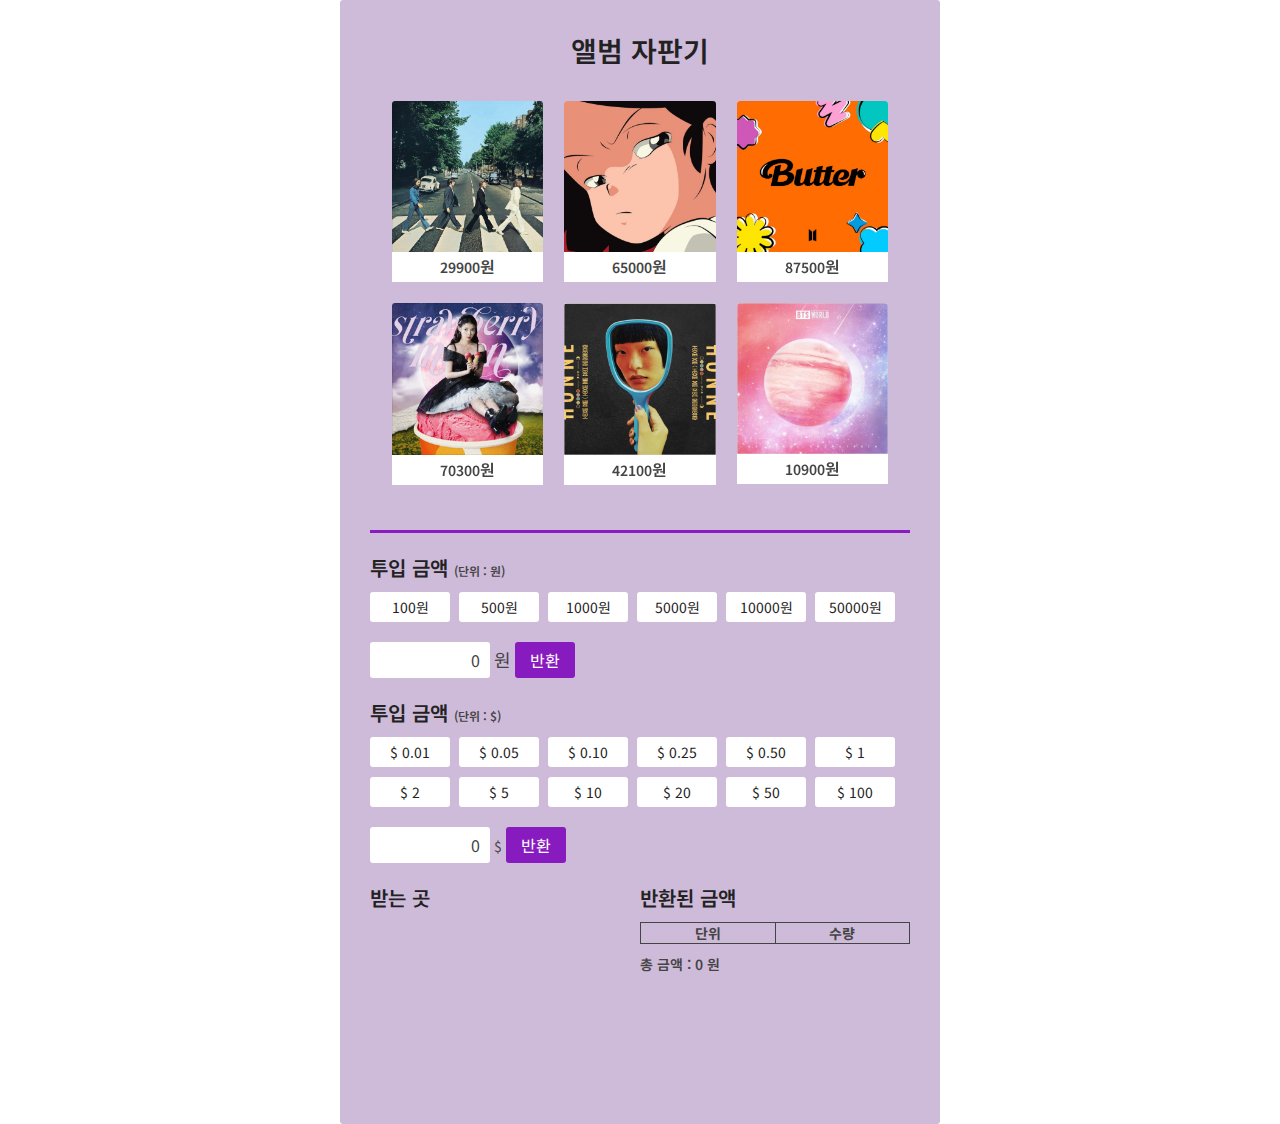
<file: index.html>
<!DOCTYPE html>
<html lang="ko">

<head>
  <meta charset="UTF-8" />
  <meta name="viewport" content="width=device-width, initial-scale=1.0" />
  <title>자판기</title>
  <link href="https://fonts.googleapis.com/css?family=Noto+Sans+KR:100,300,400,500,700,900&amp;subset=korean"
    rel="stylesheet" />
  <link href="css/swiper.min.css" rel="stylesheet" type="text/css" />
  <link href="css/style.css" rel="stylesheet" type="text/css" />
</head>

<body>
  <div class="container">
    <div class="head_part">
      <h1>앨범 자판기</h1>
    </div>
    <div class="display_part">
      <div class="swiper-container">
        <div class="swiper-wrapper">
          <div class="swiper-slide">
            <img class="display_img" id="popimg01" src="img/album01.png" alt="비틀즈 앨범" />
            <div class="item" id="item01">
              <span class="price">29900</span>원
            </div>
          </div>
          <div class="swiper-slide">
            <img class="display_img" id="popimg02" src="img/album02.png" alt="adoy 앨범" />
            <div class="item" id="item02">
              <span class="price">65000</span>원
            </div>
          </div>
          <div class="swiper-slide">
            <img class="display_img" id="popimg03" src="img/album03.png" alt="bts 앨범" />
            <div class="item" id="item03">
              <span class="price">87500</span>원
            </div>
          </div>
          <div class="swiper-slide">
            <img class="display_img" src="img/album04.png" alt="아이유 앨범" />
            <div class="item" id="item04">
              <span class="price">70300</span>원
            </div>
          </div>
          <div class="swiper-slide">
            <img class="display_img" src="img/album05.png" alt="Honne 앨범" />
            <div class="item" id="item05">
              <span class="price">42100</span>원
            </div>
          </div>
          <div class="swiper-slide">
            <img class="display_img" src="img/album06.png" alt="bts 앨범" />
            <div class="item" id="item06">
              <span class="price">10900</span>원
            </div>
          </div>
        </div>
        <div class="swiper-pagination"></div>
      </div>
    </div>

    <div class="entrance_part">
      <div class="entrance">
        <h2>투입 금액 <span class="type">(단위 : 원)</span></h2>
        <div class="btn_money">
          <button id="100" value="100">100원</button>
          <button id="500" value="500">500원</button>
          <button id="1000" value="1000">1000원</button>
          <button id="5000" value="5000">5000원</button>
          <button id="10000" value="10000">10000원</button>
          <button id="50000" value="50000">50000원</button>
        </div>
        <div class="show_amount">
          <input id="moneyCount" class="show_input" type="text" value="0" readonly />
          <span class="won">원</span>
          <button type="button" class="btn_return">반환</button>
        </div>
      </div>
      <div class="entrance">
        <h2>투입 금액 <span class="type">(단위 : $)</span></h2>
        <div class="btn_money">
          <button id="1cent" value="0.01">$ 0.01</button>
          <button id="5cent" value="0.05">$ 0.05</button>
          <button id="10cent" value="0.10">$ 0.10</button>
          <button id="25cent" value="0.25">$ 0.25</button>
          <button id="50cent" value="0.50">$ 0.50</button>
          <button id="1dollar" value="1">$ 1</button>
          <button id="2dollar" value="2">$ 2</button>
          <button id="5dollar" value="5">$ 5</button>
          <button id="10dollar" value="10">$ 10</button>
          <button id="20dollar" value="20">$ 20</button>
          <button id="50dollar" value="50">$ 50</button>
          <button id="100dollar" value="100">$ 100</button>
        </div>
        <div class="show_amount">
          <input id="dollarCount" class="show_input" type="text" value="0" readonly />
          <span class="dollar">$</span>
          <button type="button" class="btn_return">반환</button>
        </div>
      </div>
    </div>

    <div class="receive_part">
      <div class="receive" id="receiveList">
        <h2>받는 곳</h2>
      </div>
      <div class="return">
        <div class="group-won">
          <h2>반환된 금액 <span class="type"></span></h2>
          <table id="table">
            <colgroup>
              <col width="50%" />
              <col width="50%" />
            </colgroup>
            <thead>
              <th scope="col">단위</th>
              <th scope="col">수량</th>
            </thead>
            <tbody>
            </tbody>
          </table>
          <div class="amount">
            총 금액 : <span class="sum" id="returnTotal">0</span><span class="type" id="totalAmount"> 원</span>
          </div>
        </div>
      </div>
    </div>



    <div class="modal">
      <div class="modal-content">
        <span class="close">&times;</span>
        <div class="content">
          <h3>앨범 소개</h3>
          <img src="img/album01.png" alt="비틀즈 앨범" />
          <div class="desc">
            <div class="title">
              [Abbey Road]
            </div>
            - 1969년 9월 26일 발매. (녹음: 1969년 2월~8월)<br />
            - 발매 당시 UK 앨범 차트 11주 연속 1위, 총 17주 1위<br />
            - 빌보드 앨범 차트 12주 연속 1위 기록<br />
            - 롤링스톤지 선정 The Greatest Albums Of All Time 14위<br /><br />
            1969년 9월, 비틀스의 모든 멤버가 함께 모여 작업한 마지막 앨범이 발매되었다.그 높은 인기와 끝없는 음악적 독창성에 있어 [Abbey Road]는 밴드의 최고작을 꼽을 때
            [Sgt.Pepper Lonely Hearts Club Band]의 위치를 위협하는 앨범이다.
          </div>
        </div>
      </div>
    </div>

    <div class="modal">
      <div class="modal-content">
        <span class="close">&times;</span>
        <div class="content">
          <h3>앨범 소개</h3>
          <img src="img/album02.png" alt="Adoy 앨범" />
          <div class="desc">
            <div class="title">
              'ADOY' – 젊음과 청춘의 잔상
            </div>
            '젊은 날엔 젊음을 모르고'라는 노랫말이 있다. 한국 대중 음악사 속 누구도 침범할 수 없는 독자적 영역을 구축한 싱어송라이터 '이상은'이 스물 넷에 만든 노래 "언젠가는"의 첫 가사다. 생의
            절반도 살아보지 못하고 너무 젠체하는 게 아닌가 싶지만 젊음, 청춘이란 것이 무릇 그렇지 않던가. 축복과도 같은 눈부심에 감싸여 있을 때에는 미처 눈치채지 못하다가 그 빛과 온기가 모두
            사라져버리고 난 후에야 비로소 '아, 지나갔구나' 미련하게 깨닫게 되는 것.
          </div>
        </div>
      </div>
    </div>

    <div class="modal">
      <div class="modal-content">
        <span class="close">&times;</span>
        <div class="content">
          <h3>앨범 소개</h3>
          <img src="img/album03.png" alt="bts 앨범" />
          <div class="desc">
            <div class="title">
              방탄소년단, 싱글 CD &lt;Butter&gt; 발매
            </div>
            글로벌 서머송 &lt;Butter&gt;와 심장을 뛰게 하는 &lt;Permission to Dance&gt; 수록
            '21세기 팝 아이콘' 방탄소년단의 전 세계를 향한 메시지…'Listen to your Heart's Rhythm'
            그룹 방탄소년단이 7월 9일 싱글 CD &lt;Butter&gt;를 발매했다.
          </div>
        </div>
      </div>
    </div>

    <div class="modal">
      <div class="modal-content">
        <span class="close">&times;</span>
        <div class="content">
          <h3>앨범 소개</h3>
          <img src="img/album04.png" alt="아이유 앨범" />
          <div class="desc">
            <div class="title">
              ‘아이유(IU)’ Digital Single [strawberry moon]
            </div>
            포토샵으로 만든 것 같은 6월 밤하늘의 딸기 색깔 달보다, 사랑에 빠졌을 때 내 안에서 일어나는 일들이 더 믿기 힘든 판타지에 가깝다.
            자주 오지 않더라도, 다시 오지 않더라도 누구나 한 번쯤 경험한 적 있을 그 신비한 순간을, 이 곡을 들으면서 떠올렸으면 좋겠다.
            처음 스케치 할 때는 어쿠스틱 기타 기반의 심플한 이지 리스닝 트랙이었는데 이종훈 작곡가의 청량한 피아노 테마와 시원한 D bridge가 더해지며 피아노 선율 중심의 poprock 곡이 되었다.
          </div>
        </div>
      </div>
    </div>

    <div class="modal">
      <div class="modal-content">
        <span class="close">&times;</span>
        <div class="content">
          <h3>앨범 소개</h3>
          <img src="img/album05.png" alt="Honne 앨범" />
          <div class="desc">
            <div class="title">
              진실된 마음을 노래하는 일렉트로니카 소울 듀오‘HONNE’의 두 번째 정규 앨범 [Love Me / Love Me Not] 발표!
            </div>
            진실된 가사와 세련된 사운드로 사랑 받는 영국의 신스팝 듀오 HONNE가 올해 초부터 예고한 두 번째 정규 앨범을 드디어 발표한다! 지난 3월부터 새로운 앨범에 포함될 곡을 매달 두 개씩
            발표해왔던 그들이 마지막 두 곡을 추가로 공개함과 동시에, 그 대망의 정규 앨범을 팬들 앞에 선보인다. 해당 앨범의 수록 곡 중 최초로 공개되어 팬들의 많은 사랑을 받았던‘Day 1 ◑’부터,
            HONNE의 많은 라이브 공연에 객원 보컬리스트로 참여해 주목을 받은‘Rebeka’가 피쳐링한‘Crying Over You ◐’까지, HONNE의 세련되면서도 따뜻한 감성을 느낄 수 있는 작품,
            [Love Me / Love Me Not]!
          </div>
        </div>
      </div>
    </div>

    <div class="modal">
      <div class="modal-content">
        <span class="close">&times;</span>
        <div class="content">
          <h3>앨범 소개</h3>
          <img src="img/album06.png" alt="bts 앨범" />
          <div class="desc">
            <div class="title">
              글로벌 슈퍼스타 방탄소년단 [BTS WORLD OST] 발매!<br />
              전 세계 주목받는 유망 아티스트들과 유닛곡 컬래버레이션!<br />
              세계적인 프로듀서 및 엔지니어 참여! 최고의 완성도
            </div>
            방탄소년단 참여한 [BTS WORLD OST] 6월 28일 전 세계 발매!
            그룹 방탄소년단을 주인공으로 한 모바일 게임 ‘BTS 월드’의 오리지널 사운드 트랙(OST)이 6월 28일 발매된다.
          </div>
        </div>
      </div>
    </div>

  </div>
  <script src="js/jquery-latest.min.js"></script>
  <script src="js/swiper.min.js"></script>
  <script src="js/index.js"></script>

  <script>
    // swiper option
    // slidesPerColumn: 1,
  </script>
</body>

</html>
</file>
<file: css/style.css>
@charset "utf-8";
@import url("reset.css");

.container {
  width: 100%;
  max-width: 600px;
  margin: 0 auto;
  padding: 30px 30px 150px;
  border-radius: 3px;
  background: #cebad9;
}
.display_part {
  /* overflow: hidden; */
  padding-bottom: 30px;
}
.entrance_part {
  margin: 0 auto;
  border-top: 3px solid #891bc0;
}

.head_part h1 {
  font-size: 28px;
  font-weight: 600;
  text-align: center;
  padding: 0 0 20px;
  color: #222;
}
.display_part .display_img {
  width: 100%;
  display: block;
  border-top-left-radius: 3px;
  border-top-right-radius: 3px;
}
.display_part .item {
  height: 30px;
  line-height: 29px;
  background: #fff;
  font-size: 16px;
  font-weight: 600;
  cursor: pointer;
}
.display_part .item.on {
  background-color: #fe4018;
  color: #fff;
}
.display_part .item.on .price {
  color: #fff;
}
.container h2 {
  font-size: 20px;
  color: #222;
  font-weight: 600;
  padding: 20px 0 10px 0;
}
.container h2 .type {
  font-size: 12px;
}
.entrance_part .btn_money img {
  width: 92px;
  height: 45px;
}
.btn_money button {
  width: 80px;
  height: 30px;
  background: #fff;
  border-radius: 3px;
  color: #222;
  margin: 0 5px 10px 0;
}
.btn_money button:hover {
  background: #bf91d9;
  color: #fff;
}
.entrance_part .show_amount {
  padding-top: 10px;
}
.entrance_part .show_input {
  border: none;
  width: 120px;
  height: 36px;
  border-radius: 3px;
  text-align: right;
  font-size: 16px;
  padding-right: 10px;
}
.entrance_part .won {
  font-size: 18px;
}
.entrance_part .btn_return {
  width: 60px;
  height: 36px;
  border-radius: 3px;
  font-size: 16px;
  color: #fff;
  background: #881bc0;
}



/*추가작업*/
.swiper-container {
  width: 100%;
  height: 100%;
  margin-left: auto;
  margin-right: auto;
  padding-bottom: 30px;
}
.swiper-slide {
  text-align: center;
  font-size: 18px;
  background: #fff;
  border-radius: 3px;
}
.swiper-container-horizontal>.swiper-pagination-bullets {
  bottom: 0;  
}

.receive_part {
  overflow: hidden;
}
.receive_part .receive{
  float: left;
  width: 50%;
}
.receive_part .receive img{
  width: 100px;
  height: 100px;
  display: block;
  margin-bottom: 10px;
}
.receive_part .return{
  float: left;
  width: 50%;
}
.receive_part table{
  width: 100%;
  padding:0;
  border:0;
  border-spacing:0px;
  border-collapse:collapse;
  border: 1px solid #444;
}
.receive_part table th{
  border-right: 1px solid #444;
}
.receive_part table tr{
  text-align: center;
  border-bottom: 1px solid #444;
}
.receive_part table td{
  border-right: 1px solid #444;
}
.receive_part .amount{
  font-weight: 600;
  margin-top: 10px;
}



/*popup*/
.modal {
  display: none;
  position: fixed;
  z-index: 1;
  left: 0;
  top: 0;
  width: 100%;
  height: 100%;
  overflow: auto;
  background: rgba(0,0,0,0.4);
}
.modal-content {
  background: #fefefe;
  margin: 10% auto;
  padding: 25px;
  border: 1px solid #d9d9d9;
  width: 80%;
  position: relative;
  border-radius: 3px;
}
.close {
  position: absolute;
  top: 8px;
  right: 15px;
  color: #000;
  font-size: 24px;
  cursor: pointer;
}
.modal h3 {
  font-size: 20px;
  font-weight: 600;
  padding: 10px 0;
}
.modal img {
  display: block;
  width: 100px;
  height: 100px;
}
.modal .desc {
  font-size: 12px;
  padding-top: 20px;
}
.modal .title {
  font-weight: 600;
  padding-bottom: 20px;
}





@media screen and (min-width: 680px) {
  .swiper-container {
    padding-bottom: 0;
  }
  .swiper-container .swiper-wrapper {
    display: inline-block;
    padding-left: 2%;
  }
  .swiper-container .swiper-slide {
    width: 28% !important;
    float: left;
    margin: 2%;
  }
  .swiper-wrapper{
    overflow: hidden;
  }
  .modal-content {
    width: 400px
  } 

}
</file>
